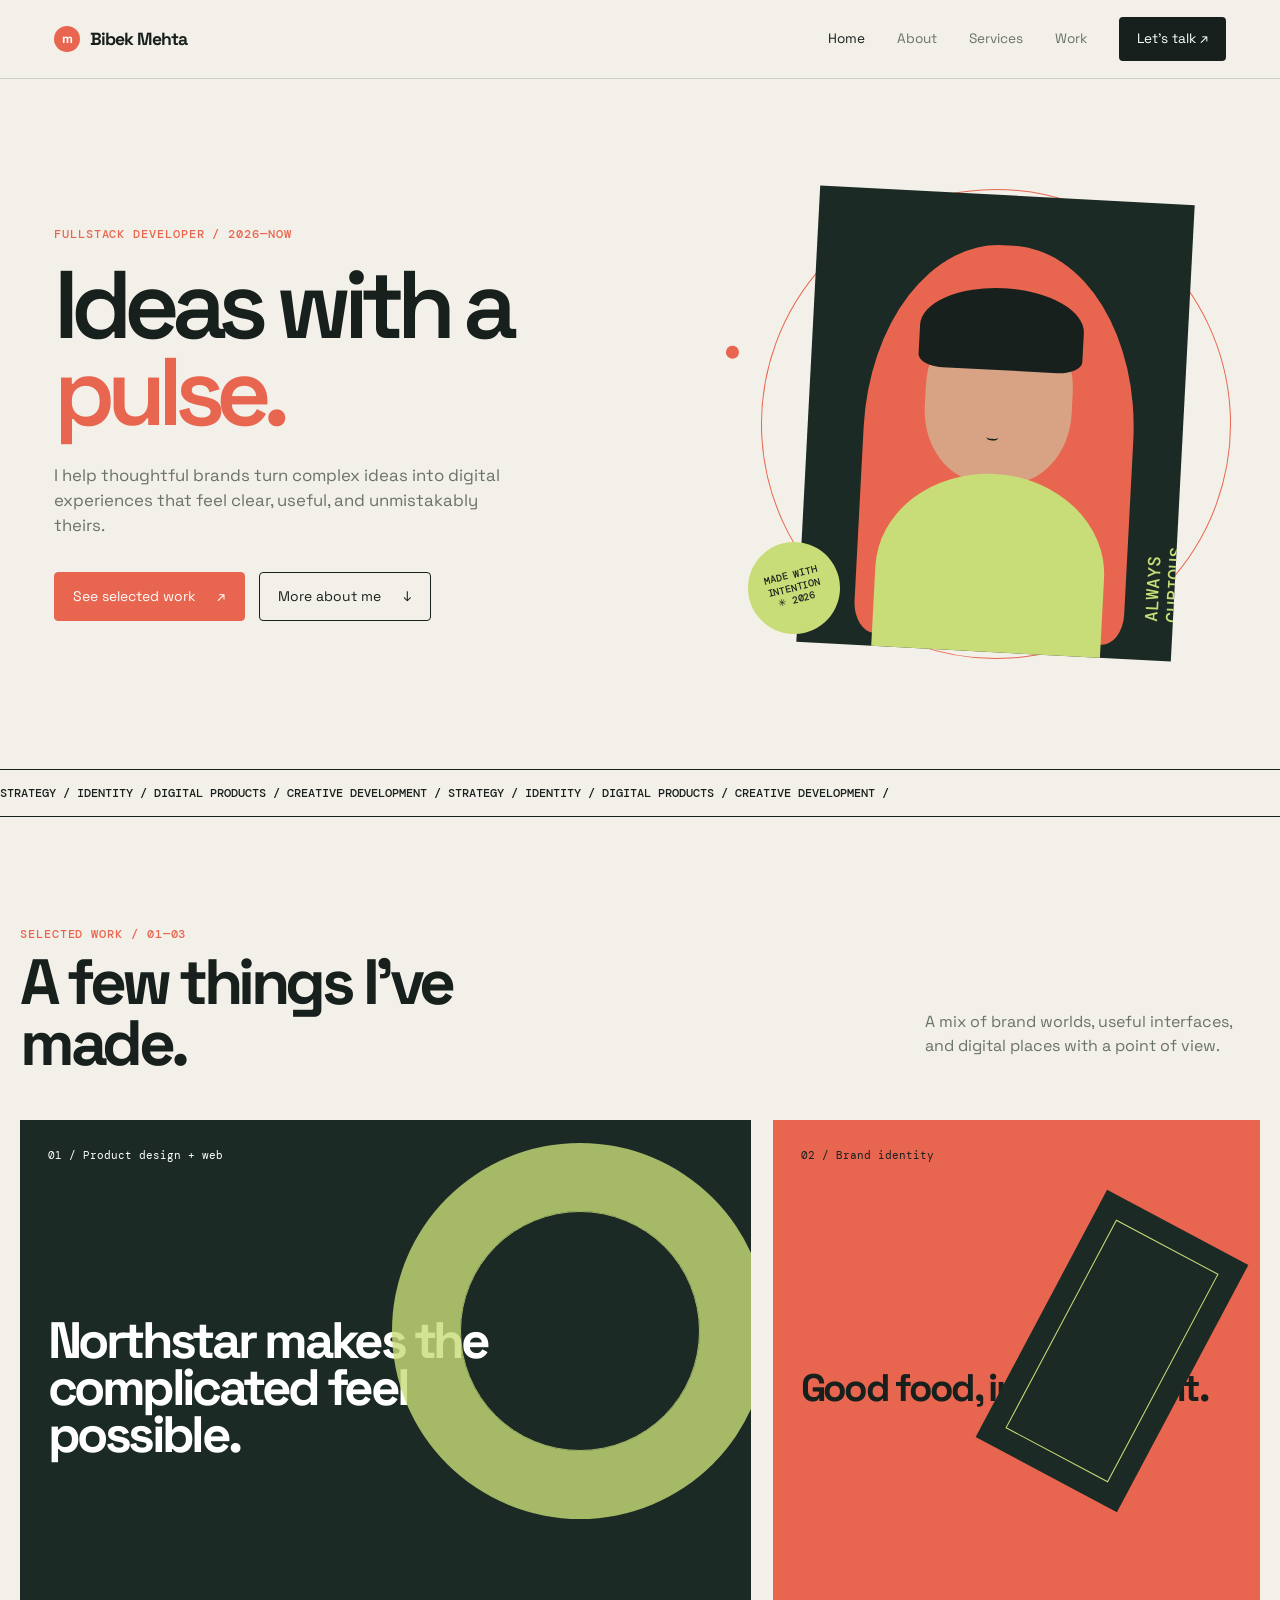
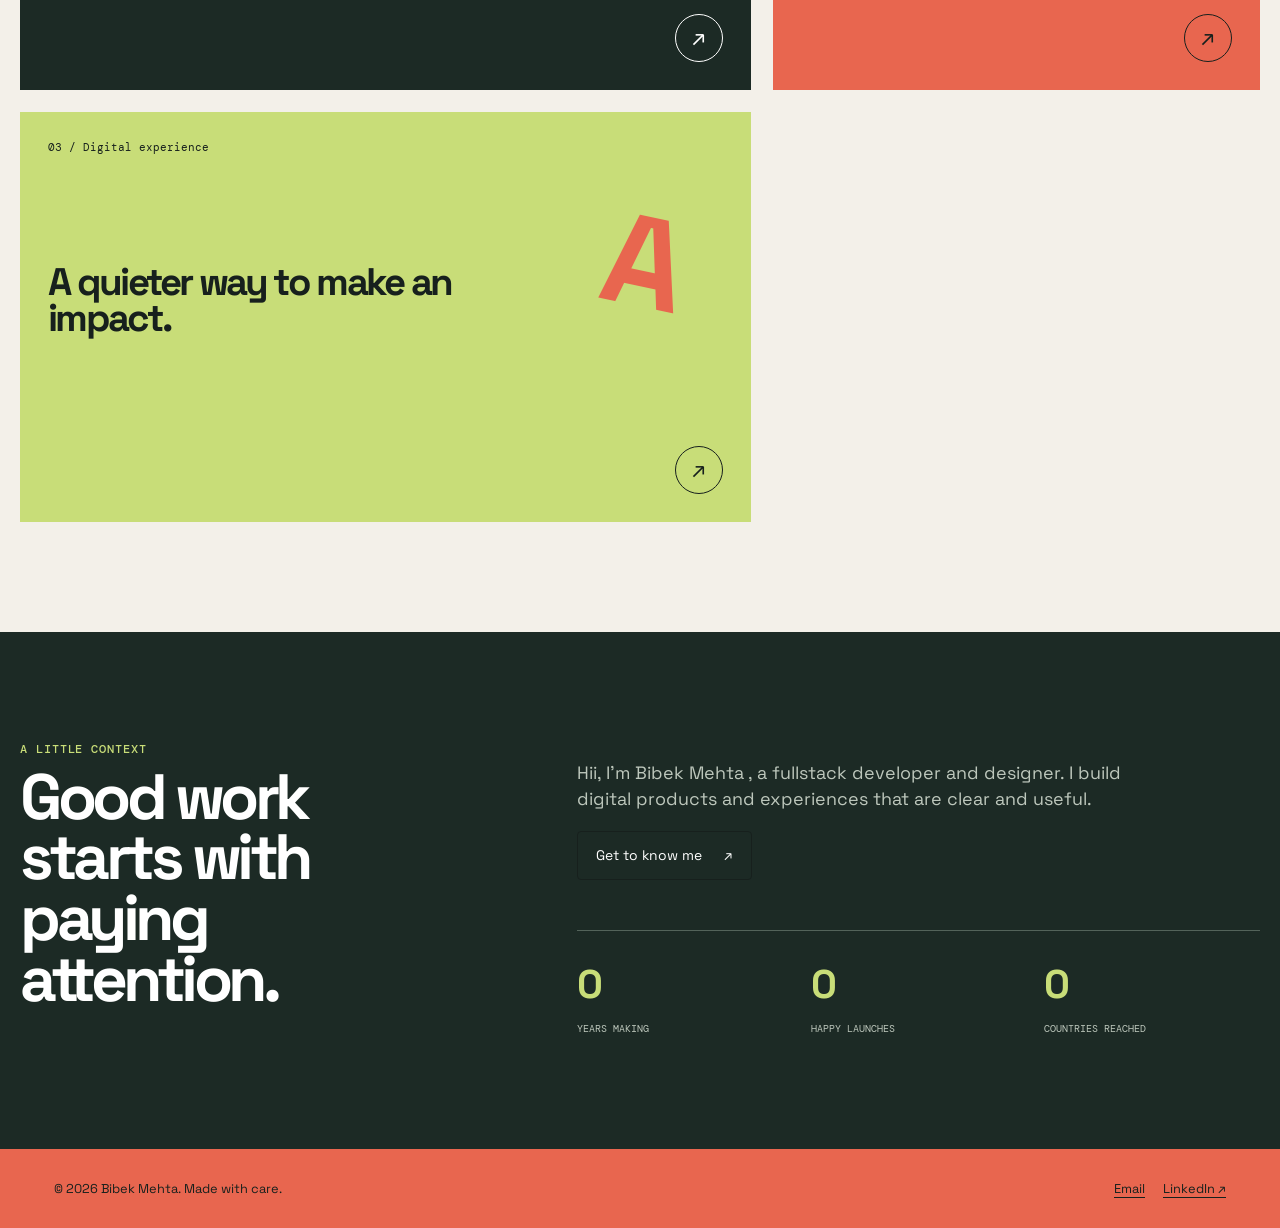
<file: index.html>
<!doctype html>
<html lang="en">
  <head>
    <meta charset="UTF-8" />
    <meta name="viewport" content="width=device-width, initial-scale=1.0" />
    <meta
      name="description"
      content="Bibek Mehta is an independent digital designer and creative developer building clear, characterful digital experiences."
    />
    <title>Bibek Mehta - Designer & Creative Developer</title>
    <link rel="stylesheet" href="styles.css" />
  </head>
  <body>
    <header class="topbar">
      <div class="wrap nav">
        <a class="brand" href="index.html"
          ><span class="brand-mark">m</span> Bibek Mehta</a
        >
        <button
          class="menu-button"
          aria-label="Toggle navigation"
          aria-expanded="false"
        >
          +
        </button>
        <nav class="nav-links" aria-label="Main navigation">
          <a class="active" href="index.html">Home</a
          ><a href="about.html">About</a><a href="service.html">Services</a
          ><a href="position.html">Work</a
          ><a class="nav-cta" href="contact.html">Let's talk ↗</a>
        </nav>
      </div>
    </header>
    <main>
      <section class="wrap hero">
        <div>
          <div class="eyebrow">fullstack developer / 2026—now</div>
          <h1>Ideas with a <em>pulse.</em></h1>
          <p class="hero-copy">
            I help thoughtful brands turn complex ideas into digital experiences
            that feel clear, useful, and unmistakably theirs.
          </p>
          <div class="hero-actions">
            <a class="button primary" href="position.html"
              >See selected work <span>↗</span></a
            ><a class="button ghost" href="about.html"
              >More about me <span>↓</span></a
            >
          </div>
        </div>
        <div class="hero-art" aria-label="Abstract portrait illustration">
          <div class="orbit"></div>
          <div class="portrait-frame">
            <div class="portrait-face"></div>
            <div class="portrait-body"></div>
          </div>
          <div class="stamp">MADE WITH<br />INTENTION<br />✳ 2026</div>
        </div>
      </section>
      <div class="marquee">
        <span
          >Strategy / Identity / Digital products / Creative development /
          Strategy / Identity / Digital products / Creative development /
        </span>
      </div>
      <section class="wrap section">
        <div class="section-head">
          <div>
            <div class="eyebrow">Selected work / 01—03</div>
            <h2>A few things I’ve made.</h2>
          </div>
          <p class="section-intro">
            A mix of brand worlds, useful interfaces, and digital places with a
            point of view.
          </p>
        </div>
        <div class="work-grid">
          <a class="project" href="position.html"
            ><span class="project-tag">01 / Product design + web</span>
            <div class="project-graphic graphic-lines"></div>
            <h3>Northstar makes the complicated feel possible.</h3>
            <span class="project-link">↗</span></a
          >
          <a class="project" href="position.html"
            ><span class="project-tag">02 / Brand identity</span>
            <div class="project-graphic graphic-slab"></div>
            <h3>Good food, in a new light.</h3>
            <span class="project-link">↗</span></a
          >
          <a class="project" href="position.html"
            ><span class="project-tag">03 / Digital experience</span>
            <div class="project-graphic graphic-type">A</div>
            <h3>A quieter way to make an impact.</h3>
            <span class="project-link">↗</span></a
          >
        </div>
      </section>
      <section class="about-band">
        <div class="wrap section about-layout">
          <div>
            <div class="eyebrow">A little context</div>
            <h2>Good work starts with paying attention.</h2>
          </div>
          <div>
            <p>
              Hii, I'm Bibek Mehta , a fullstack developer and designer. I build
              digital products and experiences that are clear and useful.
            </p>
            <a class="button" href="about.html"
              >Get to know me <span>↗</span></a
            >
            <div class="metrics">
              <div class="metric">
                <strong>0</strong><span>years making</span>
              </div>
              <div class="metric">
                <strong>0</strong><span>happy launches</span>
              </div>
              <div class="metric">
                <strong>0</strong><span>countries reached</span>
              </div>
            </div>
          </div>
        </div>
      </section>
    </main>
    <footer class="footer">
      <div class="wrap footer-inner">
        <span>© 2026 Bibek Mehta. Made with care.</span>
        <div class="socials">
          <a href="mailto:bibekmehtaaa@gmail.com">Email</a
          ><a href="https://www.linkedin.com/in/bibekmehta" target="_blank" rel="noreferrer"
            >LinkedIn ↗</a
          >
        </div>
      </div>
    </footer>
    <script src="script.js"></script>
  </body>
</html>
</file>
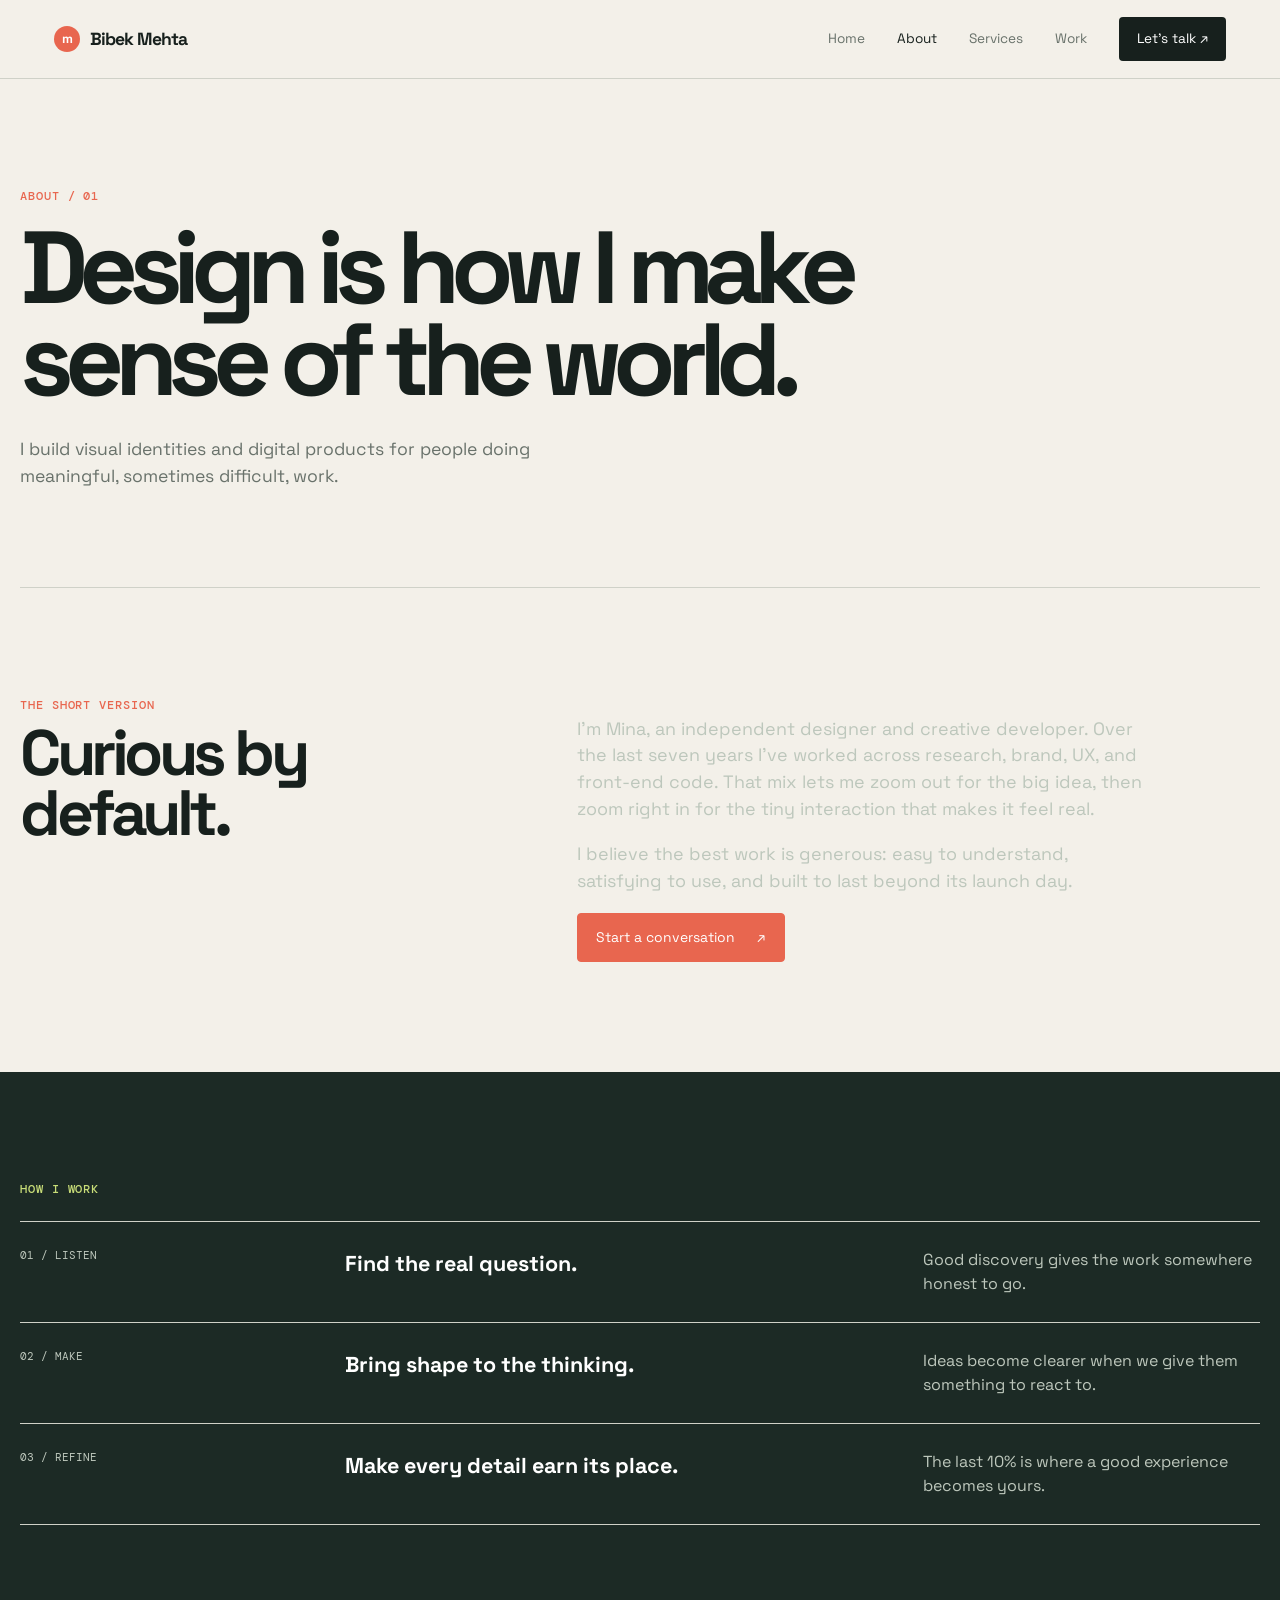
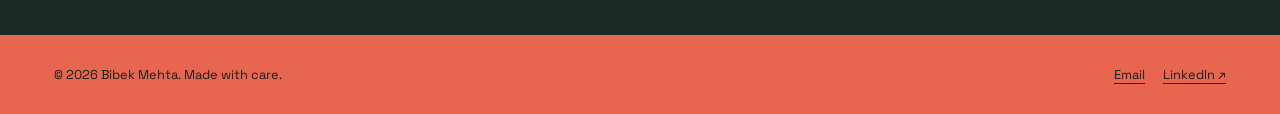
<file: about.html>
<!doctype html>
<html lang="en">
  <head>
    <meta charset="UTF-8" />
    <meta name="viewport" content="width=device-width, initial-scale=1.0" />
    <meta
      name="description"
      content="Learn about Mina Rowe, an independent digital designer and creative developer."
    />
    <title>About - B</title>
    <link rel="stylesheet" href="styles.css" />
  </head>
  <body>
    <header class="topbar">
      <div class="wrap nav">
        <a class="brand" href="index.html"
          ><span class="brand-mark">m</span> Bibek Mehta</a
        ><button
          class="menu-button"
          aria-label="Toggle navigation"
          aria-expanded="false"
        >
          +
        </button>
        <nav class="nav-links" aria-label="Main navigation">
          <a href="index.html">Home</a
          ><a class="active" href="about.html">About</a
          ><a href="service.html">Services</a><a href="position.html">Work</a
          ><a class="nav-cta" href="contact.html">Let's talk ↗</a>
        </nav>
      </div>
    </header>
    <main>
      <section class="wrap page-hero">
        <div class="eyebrow">About / 01</div>
        <h1>Design is how I make sense of the world.</h1>
        <p>
          I build visual identities and digital products for people doing
          meaningful, sometimes difficult, work.
        </p>
      </section>
      <section class="wrap section about-layout">
        <div>
          <div class="eyebrow">The short version</div>
          <h2>Curious by default.</h2>
        </div>
        <div>
          <p>
            I’m Mina, an independent designer and creative developer. Over the
            last seven years I’ve worked across research, brand, UX, and
            front-end code. That mix lets me zoom out for the big idea, then
            zoom right in for the tiny interaction that makes it feel real.
          </p>
          <p>
            I believe the best work is generous: easy to understand, satisfying
            to use, and built to last beyond its launch day.
          </p>
          <a class="button primary" href="contact.html"
            >Start a conversation <span>↗</span></a
          >
        </div>
      </section>
      <section class="about-band">
        <div class="wrap section">
          <div class="eyebrow">How I work</div>
          <div class="timeline">
            <div class="timeline-item">
              <span>01 / Listen</span>
              <h3>Find the real question.</h3>
              <p>Good discovery gives the work somewhere honest to go.</p>
            </div>
            <div class="timeline-item">
              <span>02 / Make</span>
              <h3>Bring shape to the thinking.</h3>
              <p>
                Ideas become clearer when we give them something to react to.
              </p>
            </div>
            <div class="timeline-item">
              <span>03 / Refine</span>
              <h3>Make every detail earn its place.</h3>
              <p>The last 10% is where a good experience becomes yours.</p>
            </div>
          </div>
        </div>
      </section>
    </main>
    <footer class="footer">
      <div class="wrap footer-inner">
        <span>© 2026 Bibek Mehta. Made with care.</span>
        <div class="socials">
          <a href="mailto:bibekmehtaaa@gmail.com">Email</a
          ><a href="https://www.linkedin.com/in/bibekmehta" target="_blank" rel="noreferrer"
            >LinkedIn ↗</a
          >
        </div>
      </div>
    </footer>
    <script src="script.js"></script>
  </body>
</html>
</file>
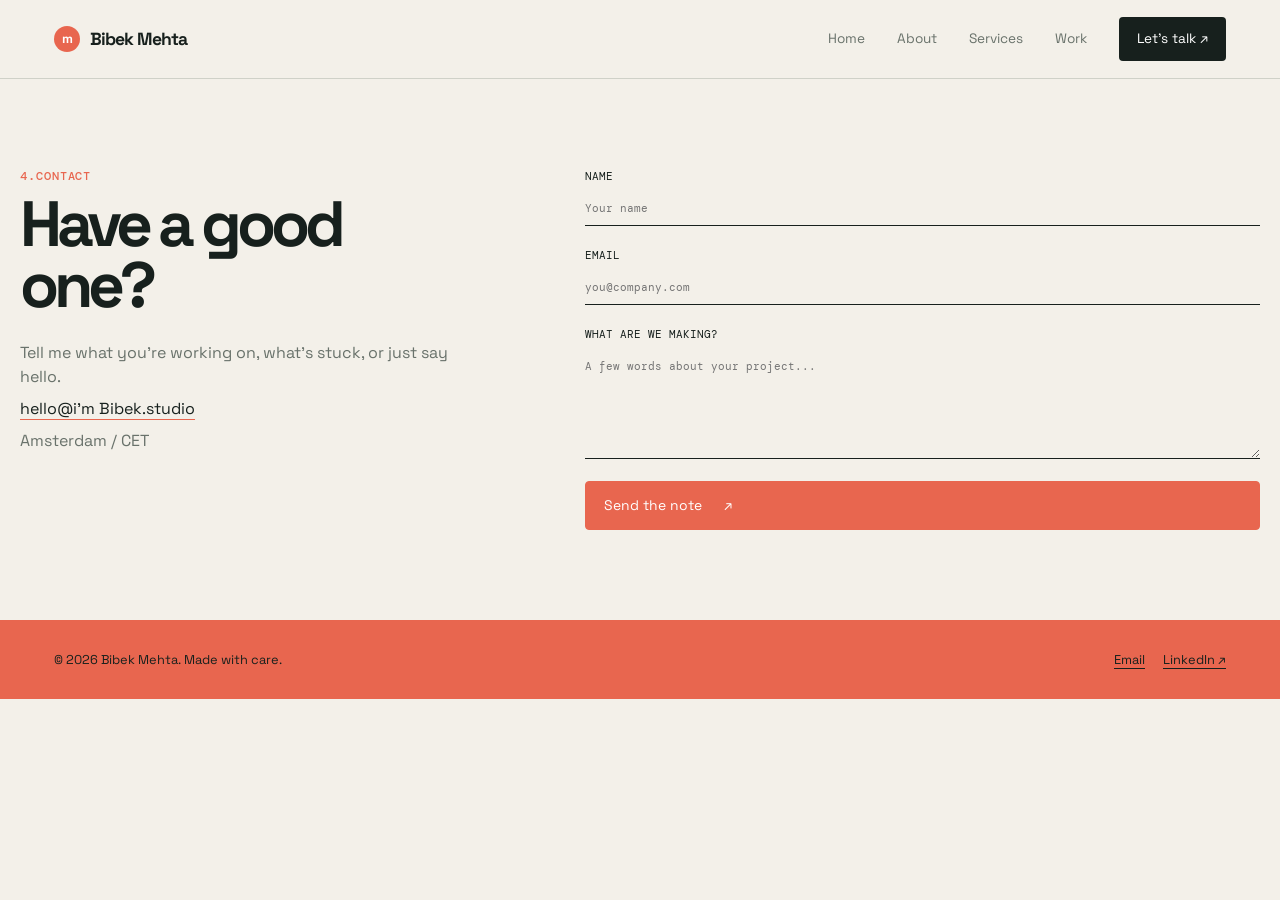
<file: contact.html>
<!doctype html>
<html lang="en">
  <head>
    <meta charset="UTF-8" />
    <meta name="viewport" content="width=device-width, initial-scale=1.0" />
    <meta
      name="description"
      content="Contact Bibek Mehta about a design or development project."
    />
    <title>Contact - Bibek Mehta</title>
    <link rel="stylesheet" href="styles.css" />
  </head>
  <body>
    <header class="topbar">
      <div class="wrap nav">
        <a class="brand" href="index.html"
          ><span class="brand-mark">m</span> Bibek Mehta</a
        ><button
          class="menu-button"
          aria-label="Toggle navigation"
          aria-expanded="false"
        >
          +
        </button>
        <nav class="nav-links" aria-label="Main navigation">
          <a href="index.html">Home</a><a href="about.html">About</a
          ><a href="service.html">Services</a><a href="position.html">Work</a
          ><a class="nav-cta active" href="contact.html">Let's talk ↗</a>
        </nav>
      </div>
    </header>
    <main class="wrap contact-grid">
      <section>
        <div class="eyebrow hover">4.contact</div>
        <h2>Have a good one?</h2>
        <p class="contact-detail">
          Tell me what you’re working on, what’s stuck, or just say hello.
        </p>
        <p class="contact-detail">
          <a href="mailto:hello@minarowe.studio">hello@i'm Bibek.studio</a>
        </p>
        <p class="contact-detail">Amsterdam / CET</p>
      </section>
      <section class="contact-form">
        <form id="contact-form" class="form">
          <label
            >Name<input
              type="text"
              name="name"
              required
              placeholder="Your name" /></label
          ><label
            >Email<input
              type="email"
              name="email"
              required
              placeholder="you@company.com" /></label
          ><label
            >What are we making?<textarea
              name="message"
              required
              placeholder="A few words about your project..."
            ></textarea></label
          ><button class="button primary" type="submit">
            Send the note <span>↗</span>
          </button>
          <div class="form-status" role="status"></div>
        </form>
      </section>
    </main>
    <footer class="footer">
      <div class="wrap footer-inner">
        <span>© 2026 Bibek Mehta. Made with care.</span>
        <div class="socials">
          <a href="mailto:bibekmehtaaa@gmail.com">Email</a
          ><a href="https://www.linkedin.com/in/bibekmehta" target="_blank" rel="noreferrer"
            >LinkedIn ↗</a
          >
        </div>
      </div>
    </footer>
    <script src="script.js"></script>
  </body>
</html>
</file>
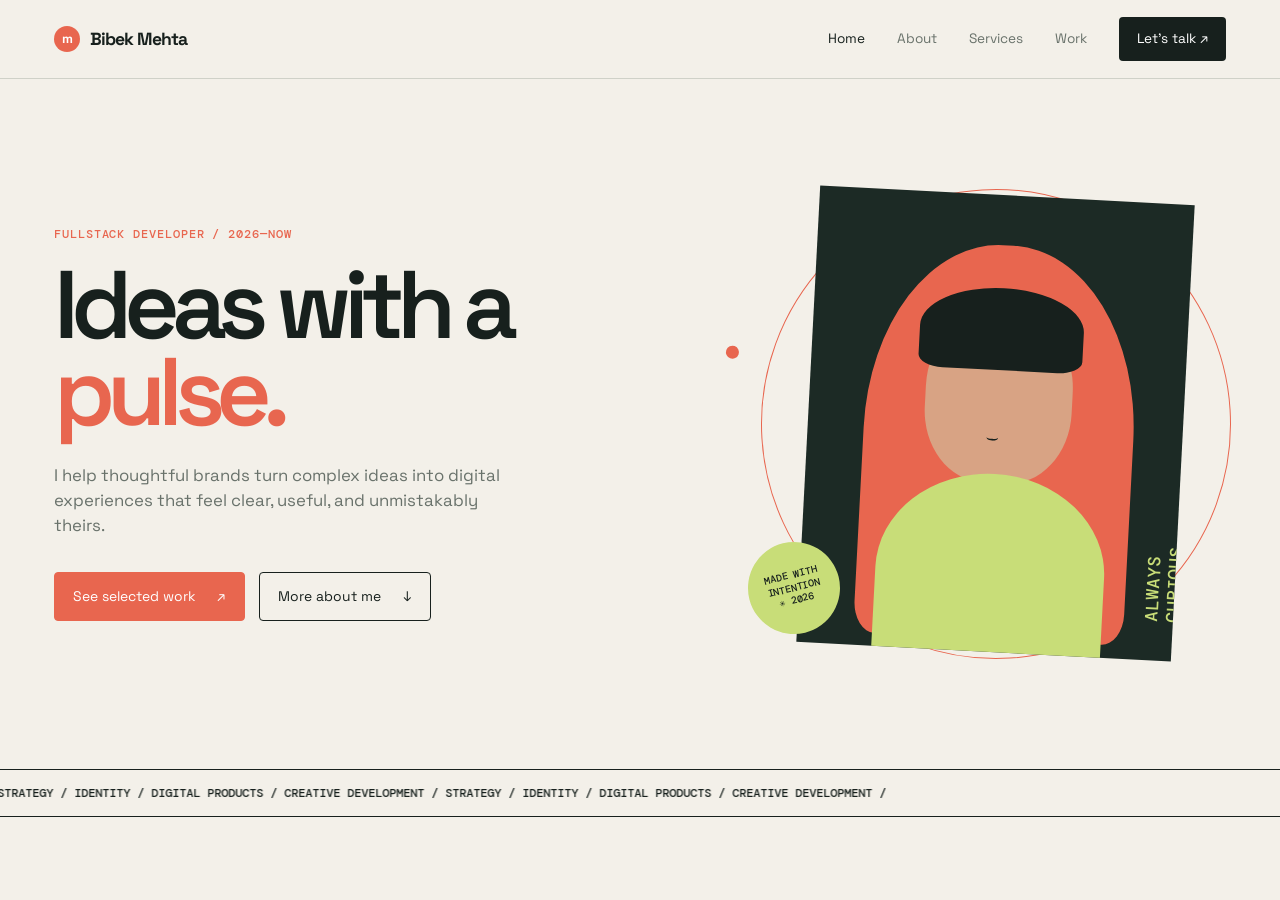
<file: home.html>
<!doctype html>
<html lang="en">
  <head>
    <meta charset="UTF-8" />
    <meta name="viewport" content="width=device-width, initial-scale=1.0" />
    <meta http-equiv="refresh" content="0; url=index.html" />
    <title>Mina Rowe - Home</title>
    <link rel="canonical" href="index.html" />
  </head>
  <body>
    <p>Taking you home. <a href="index.html">Continue</a>.</p>
  </body>
</html>
</file>
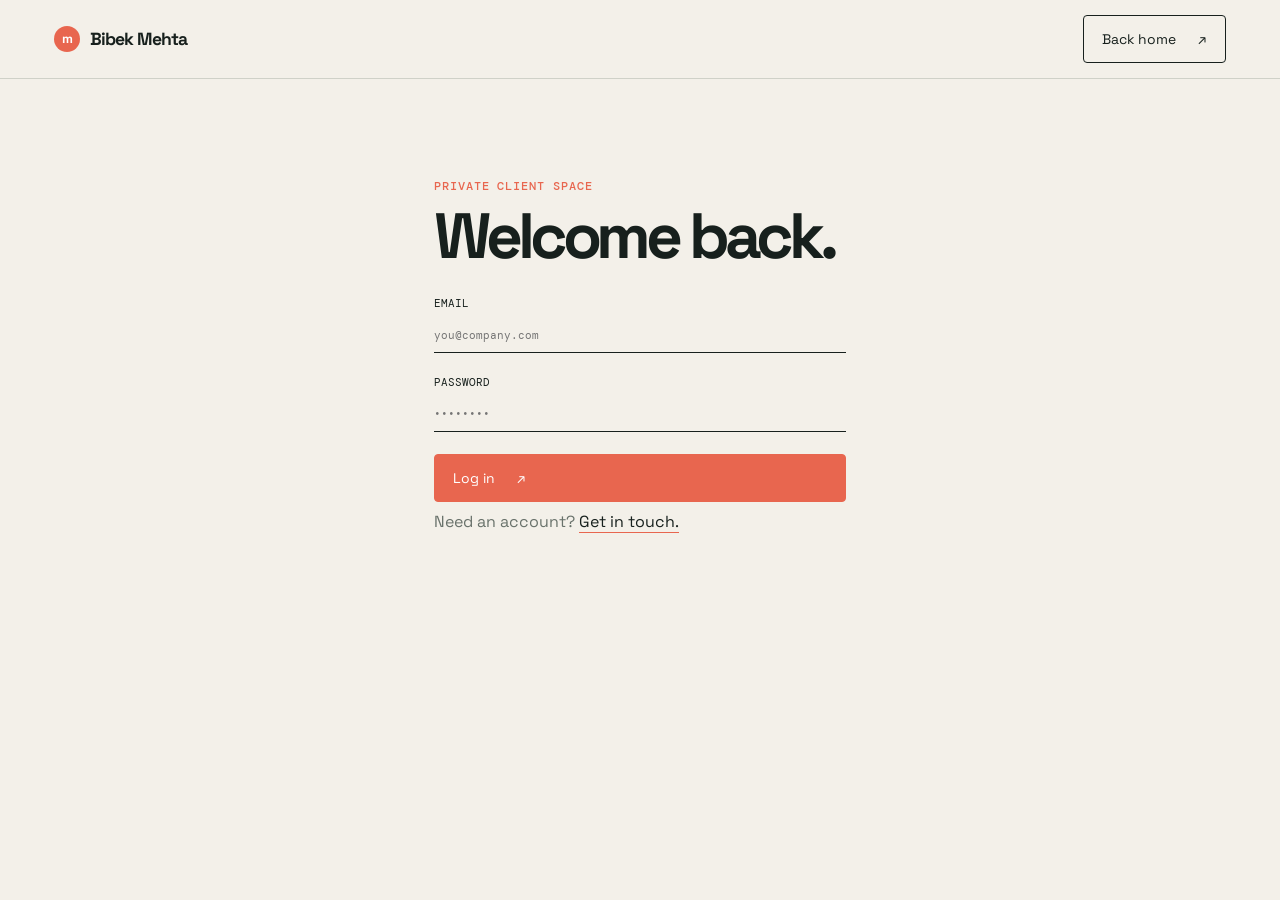
<file: login.html>
<!doctype html>
<html lang="en">
  <head>
    <meta charset="UTF-8" />
    <meta name="viewport" content="width=device-width, initial-scale=1.0" />
    <title>Client login - Bibek Mehta</title>
    <link rel="stylesheet" href="styles.css" />
  </head>
  <body>
    <header class="topbar">
      <div class="wrap nav">
        <a class="brand" href="index.html"
          ><span class="brand-mark">m</span> Bibek Mehta</a
        ><a class="button ghost" href="index.html">Back home <span>↗</span></a>
      </div>
    </header>
    <main class="wrap login-wrap">
      <div class="eyebrow">Private client space</div>
      <h1>Welcome back.</h1>
      <form class="form">
        <label
          >Email<input
            type="email"
            required
            placeholder="you@company.com" /></label
        ><label
          >Password<input
            type="password"
            required
            placeholder="••••••••" /></label
        ><button class="button primary" type="submit">
          Log in <span>↗</span>
        </button>
      </form>
      <p class="contact-detail">
        Need an account? <a href="contact.html">Get in touch.</a>
      </p>
    </main>
    <script src="script.js"></script>
  </body>
</html>
</file>
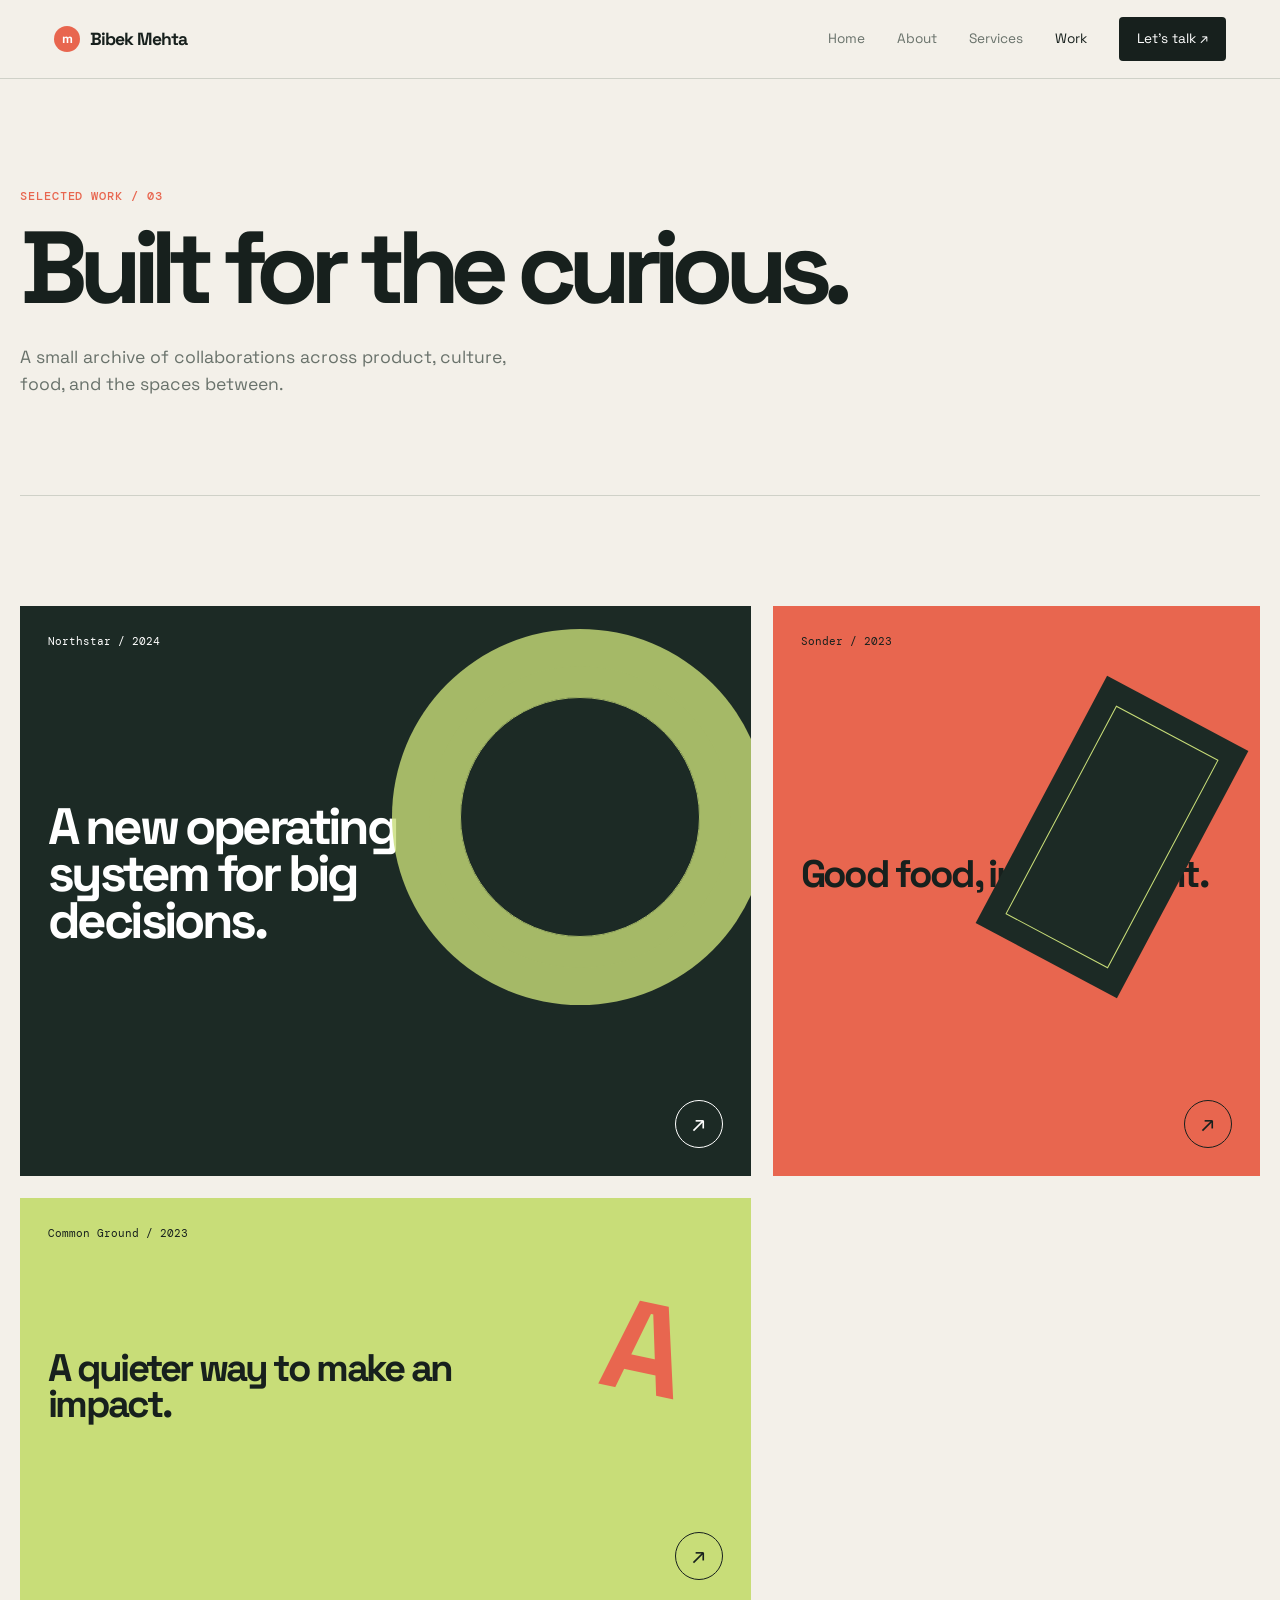
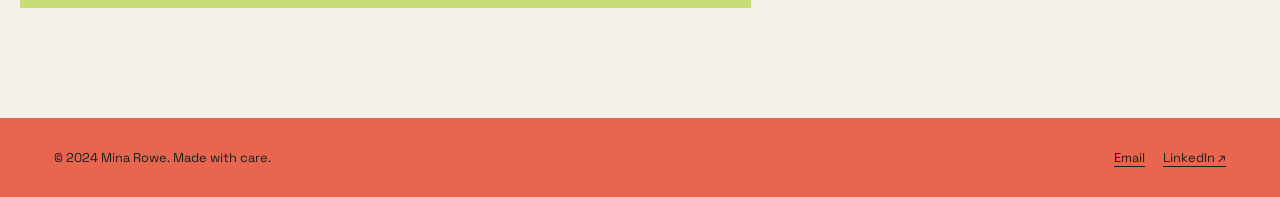
<file: position.html>
<!doctype html>
<html lang="en">
  <head>
    <meta charset="UTF-8" />
    <meta name="viewport" content="width=device-width, initial-scale=1.0" />
    <meta
      name="description"
      content="Selected work by Mina Rowe across product, brand, and digital experience design."
    />
    <title>Selected Work - Bibek Mehta</title>
    <link rel="stylesheet" href="styles.css" />
  </head>
  <body>
    <header class="topbar">
      <div class="wrap nav">
        <a class="brand" href="index.html"
          ><span class="brand-mark">m</span> Bibek Mehta</a
        ><button
          class="menu-button"
          aria-label="Toggle navigation"
          aria-expanded="false"
        >
          +
        </button>
        <nav class="nav-links" aria-label="Main navigation">
          <a href="index.html">Home</a><a href="about.html">About</a
          ><a href="service.html">Services</a
          ><a class="active" href="position.html">Work</a
          ><a class="nav-cta" href="contact.html">Let's talk ↗</a>
        </nav>
      </div>
    </header>
    <main>
      <section class="wrap page-hero">
        <div class="eyebrow">Selected work / 03</div>
        <h1>Built for the curious.</h1>
        <p>
          A small archive of collaborations across product, culture, food, and
          the spaces between.
        </p>
      </section>
      <section class="wrap section">
        <div class="work-grid">
          <article class="project">
            <span class="project-tag">Northstar / 2024</span>
            <div class="project-graphic graphic-lines"></div>
            <h3>A new operating system for big decisions.</h3>
            <span class="project-link">↗</span>
          </article>
          <article class="project">
            <span class="project-tag">Sonder / 2023</span>
            <div class="project-graphic graphic-slab"></div>
            <h3>Good food, in a new light.</h3>
            <span class="project-link">↗</span>
          </article>
          <article class="project">
            <span class="project-tag">Common Ground / 2023</span>
            <div class="project-graphic graphic-type">A</div>
            <h3>A quieter way to make an impact.</h3>
            <span class="project-link">↗</span>
          </article>
        </div>
      </section>
    </main>
    <footer class="footer">
      <div class="wrap footer-inner">
        <span>© 2024 Mina Rowe. Made with care.</span>
        <div class="socials">
          <a href="mailto:hello@minarowe.studio">Email</a
          ><a href="https://www.linkedin.com" target="_blank" rel="noreferrer"
            >LinkedIn ↗</a
          >
        </div>
      </div>
    </footer>
    <script src="script.js"></script>
  </body>
</html>
</file>
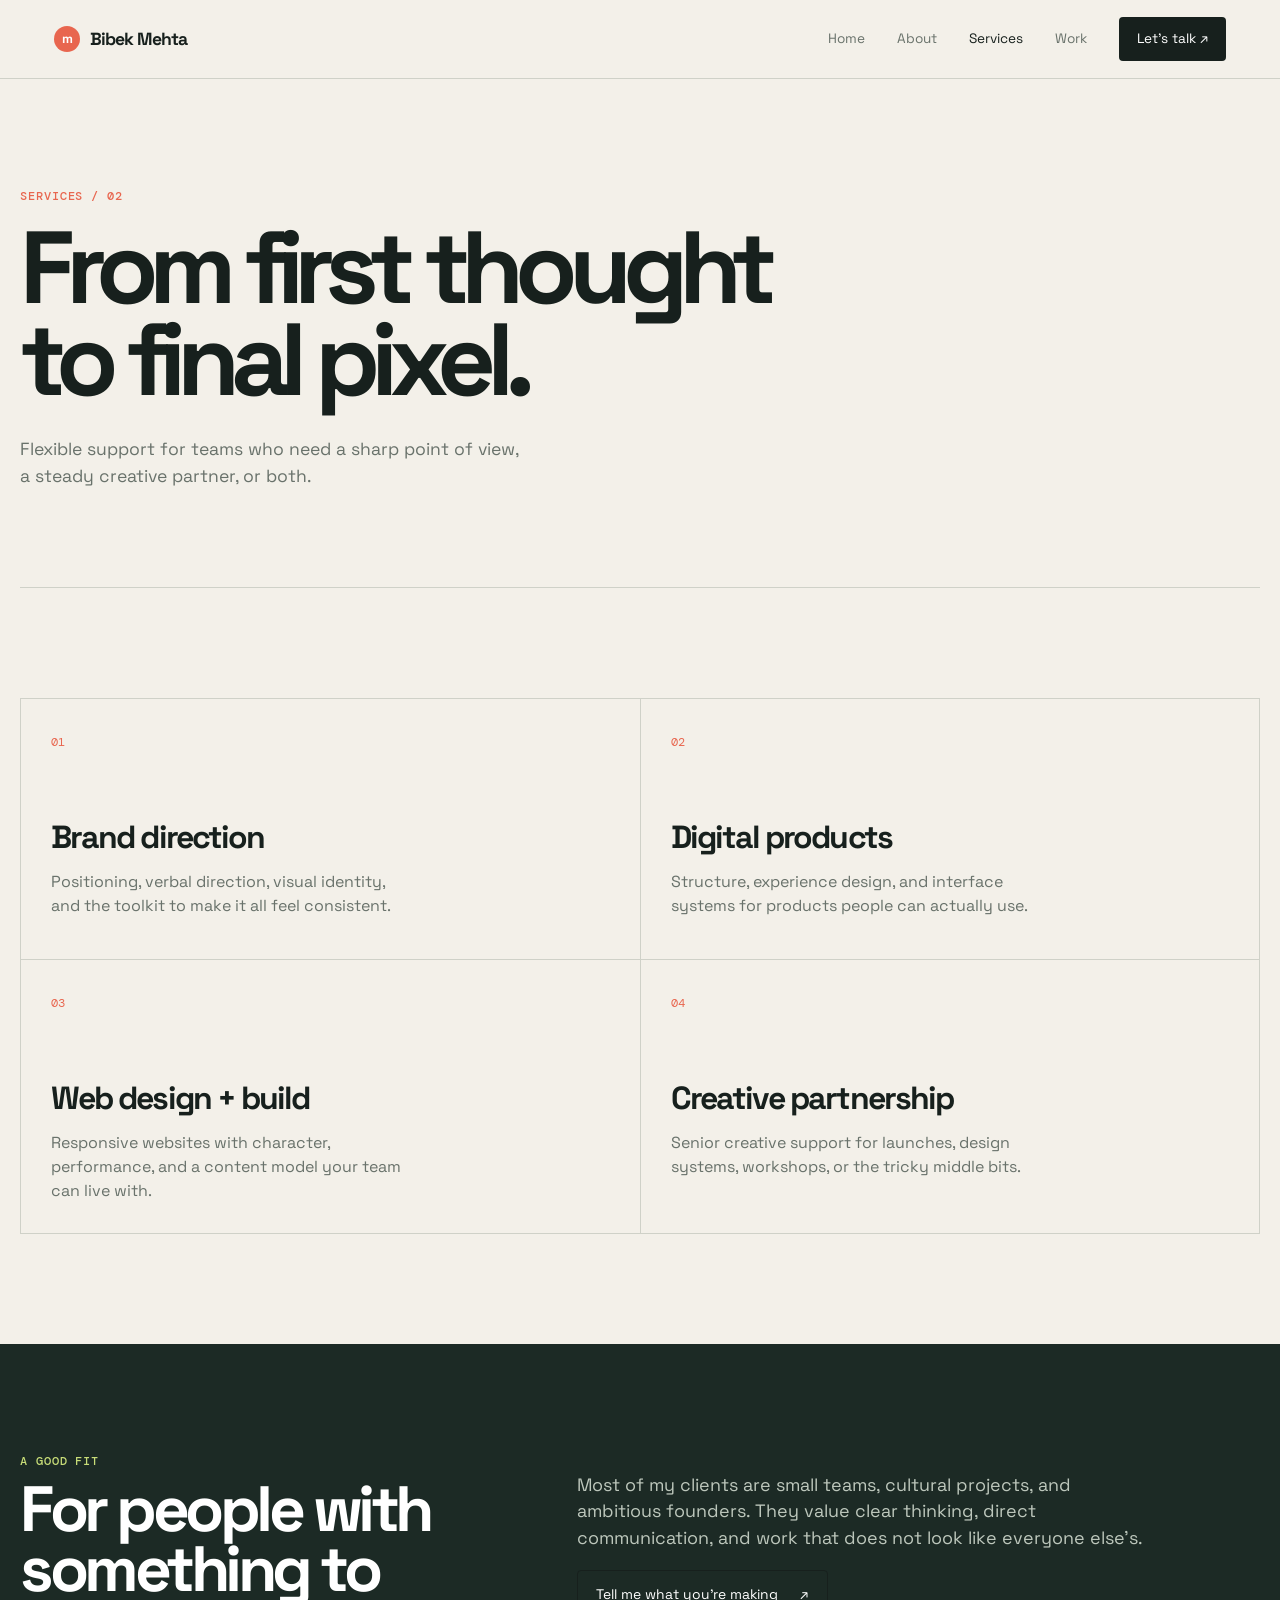
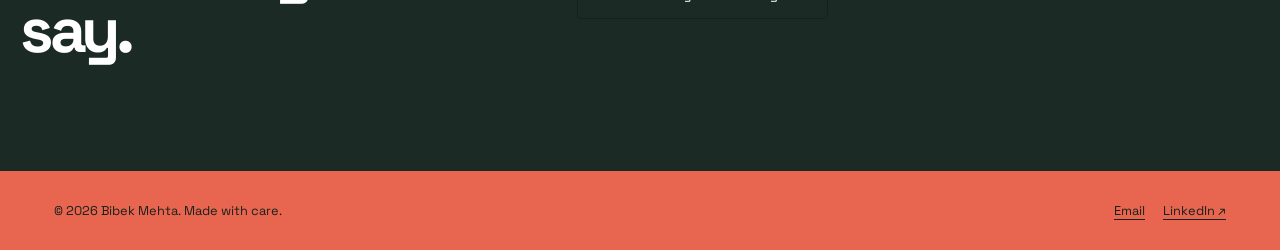
<file: service.html>
<!doctype html>
<html lang="en">
  <head>
    <meta charset="UTF-8" />
    <meta name="viewport" content="width=device-width, initial-scale=1.0" />
    <meta
      name="description"
      content="Design, brand, and creative development services from Mina Rowe."
    />
    <title>Services - Bibek Mehta</title>
    <link rel="stylesheet" href="styles.css" />
  </head>
  <body>
    <header class="topbar">
      <div class="wrap nav">
        <a class="brand" href="index.html"
          ><span class="brand-mark">m</span> Bibek Mehta</a
        ><button
          class="menu-button"
          aria-label="Toggle navigation"
          aria-expanded="false"
        >
          +
        </button>
        <nav class="nav-links" aria-label="Main navigation">
          <a href="index.html">Home</a><a href="about.html">About</a
          ><a class="active" href="service.html">Services</a
          ><a href="position.html">Work</a
          ><a class="nav-cta" href="contact.html">Let's talk ↗</a>
        </nav>
      </div>
    </header>
    <main>
      <section class="wrap page-hero">
        <div class="eyebrow">Services / 02</div>
        <h1>From first thought to final pixel.</h1>
        <p>
          Flexible support for teams who need a sharp point of view, a steady
          creative partner, or both.
        </p>
      </section>
      <section class="wrap section">
        <div class="services-grid">
          <article class="service-item">
            <span class="service-number">01</span>
            <h3>Brand direction</h3>
            <p>
              Positioning, verbal direction, visual identity, and the toolkit to
              make it all feel consistent.
            </p>
          </article>
          <article class="service-item">
            <span class="service-number">02</span>
            <h3>Digital products</h3>
            <p>
              Structure, experience design, and interface systems for products
              people can actually use.
            </p>
          </article>
          <article class="service-item">
            <span class="service-number">03</span>
            <h3>Web design + build</h3>
            <p>
              Responsive websites with character, performance, and a content
              model your team can live with.
            </p>
          </article>
          <article class="service-item">
            <span class="service-number">04</span>
            <h3>Creative partnership</h3>
            <p>
              Senior creative support for launches, design systems, workshops,
              or the tricky middle bits.
            </p>
          </article>
        </div>
      </section>
      <section class="about-band">
        <div class="wrap section about-layout">
          <div>
            <div class="eyebrow">A good fit</div>
            <h2>For people with something to say.</h2>
          </div>
          <div>
            <p>
              Most of my clients are small teams, cultural projects, and
              ambitious founders. They value clear thinking, direct
              communication, and work that does not look like everyone else's.
            </p>
            <a class="button" href="contact.html"
              >Tell me what you're making <span>↗</span></a
            >
          </div>
        </div>
      </section>
    </main>
    <footer class="footer">
      <div class="wrap footer-inner">
        <span>© 2026 Bibek Mehta. Made with care.</span>
        <div class="socials">
          <a href="mailto:bibekmehtaaa@gmail.com">Email</a
          ><a href="https://www.linkedin.com/in/bibekmehta" target="_blank" rel="noreferrer"
            >LinkedIn ↗</a
          >
        </div>
      </div>
    </footer>
    <script src="script.js"></script>
  </body>
</html>
</file>
<file: styles.css>
@import url("https://fonts.googleapis.com/css2?family=DM+Mono:wght@400;500&family=Space+Grotesk:wght@400;500;600;700&display=swap");

:root {
  --paper: #f3f0e9;
  --ink: #17201d;
  --muted: #69726b;
  --line: #cfd1c8;
  --coral: #e8664f;
  --lime: #c8dd78;
  --dark: #1c2a25;
}

* {
  box-sizing: border-box;
}
html {
  scroll-behavior: smooth;
}
body {
  margin: 0;
  background: var(--paper);
  color: var(--ink);
  font-family: "Space Grotesk", sans-serif;
  line-height: 1.5;
}
a {
  color: inherit;
  text-decoration: none;
}
button,
input,
textarea {
  font: inherit;
}
button {
  cursor: pointer;
}
.wrap {
  max-width: 1240px;
  margin: 0 auto;
  padding: 0 34px;
}
.topbar {
  border-bottom: 1px solid var(--line);
}
.nav {
  height: 78px;
  display: flex;
  align-items: center;
  justify-content: space-between;
  gap: 30px;
}
.brand {
  font-weight: 700;
  font-size: 1.1rem;
  letter-spacing: -0.05em;
  display: inline-flex;
  align-items: center;
  gap: 10px;
}
.brand-mark {
  width: 26px;
  height: 26px;
  display: grid;
  place-items: center;
  background: var(--coral);
  color: white;
  font-size: 0.8rem;
  border-radius: 50%;
}
.nav-links {
  display: flex;
  align-items: center;
  gap: 32px;
  font-size: 0.85rem;
}
.nav-links a {
  color: var(--muted);
  transition: color 0.2s ease;
}
.nav-links a:hover,
.nav-links a.active {
  color: var(--ink);
}
.nav-cta {
  background: var(--ink);
  color: white !important;
  padding: 12px 18px;
  border-radius: 4px;
}
.menu-button {
  display: none;
  border: 0;
  background: transparent;
  color: var(--ink);
  font-size: 1.5rem;
}
.eyebrow {
  color: var(--coral);
  font:
    500 0.72rem "DM Mono",
    monospace;
  text-transform: uppercase;
  letter-spacing: 0.08em;
}
.hero {
  min-height: 690px;
  display: grid;
  grid-template-columns: 1.15fr 0.85fr;
  align-items: center;
  gap: 7vw;
  padding-top: 70px;
  padding-bottom: 70px;
}
.hero h1 {
  max-width: 720px;
  margin: 20px 0 26px;
  font-size: clamp(3.3rem, 7.5vw, 7.8rem);
  line-height: 0.91;
  letter-spacing: -0.085em;
  font-weight: 600;
}
.hero h1 em {
  color: var(--coral);
  font-style: normal;
}
.hero-copy {
  max-width: 460px;
  color: var(--muted);
  font-size: 1.05rem;
}
.hero-actions {
  display: flex;
  flex-wrap: wrap;
  gap: 14px;
  margin-top: 34px;
}
.button {
  border: 1px solid var(--ink);
  padding: 13px 18px;
  border-radius: 4px;
  display: inline-flex;
  align-items: center;
  gap: 22px;
  font-size: 0.87rem;
  transition:
    transform 0.2s ease,
    background 0.2s ease;
}
.button:hover {
  transform: translateY(-3px);
}
.button.primary {
  background: var(--coral);
  border-color: var(--coral);
  color: white;
}
.button.ghost {
  background: transparent;
}
.hero-art {
  position: relative;
  min-height: 430px;
  display: grid;
  place-items: center;
}
.portrait-frame {
  width: min(100%, 375px);
  aspect-ratio: 0.82;
  position: relative;
  background: var(--dark);
  overflow: hidden;
  transform: rotate(3deg);
}
.portrait-frame::before {
  content: "";
  position: absolute;
  width: 72%;
  height: 86%;
  background: var(--coral);
  top: 11%;
  left: 15%;
  border-radius: 48% 48% 8% 8%;
}
.portrait-frame::after {
  content: "ALWAYS\A CURIOUS";
  white-space: pre;
  position: absolute;
  right: -28px;
  bottom: 56px;
  color: var(--lime);
  font:
    500 1.1rem "DM Mono",
    monospace;
  line-height: 1.2;
  transform: rotate(-90deg);
}
.portrait-face {
  position: absolute;
  z-index: 1;
  left: 31%;
  top: 25%;
  width: 39%;
  height: 38%;
  background: #d8a384;
  border-radius: 46% 46% 42% 42%;
}
.portrait-face::before {
  content: "";
  position: absolute;
  background: var(--ink);
  width: 112%;
  height: 47%;
  left: -6%;
  top: -12%;
  border-radius: 60% 60% 18% 18%;
}
.portrait-face::after {
  content: "";
  position: absolute;
  width: 12px;
  height: 5px;
  border-bottom: 2px solid var(--ink);
  border-radius: 50%;
  left: 43%;
  bottom: 24%;
}
.portrait-body {
  position: absolute;
  z-index: 1;
  left: 20%;
  bottom: -4%;
  width: 61%;
  height: 43%;
  background: var(--lime);
  border-radius: 50% 50% 0 0;
}
.orbit {
  position: absolute;
  width: 470px;
  height: 470px;
  border: 1px solid var(--coral);
  border-radius: 50%;
  transform: rotate(-25deg);
}
.orbit::after {
  content: "";
  width: 13px;
  height: 13px;
  background: var(--coral);
  position: absolute;
  border-radius: 50%;
  top: 11%;
  left: 4%;
}
.stamp {
  position: absolute;
  bottom: 4%;
  left: -4%;
  background: var(--lime);
  width: 92px;
  height: 92px;
  border-radius: 50%;
  display: grid;
  place-items: center;
  text-align: center;
  font:
    500 0.62rem "DM Mono",
    monospace;
  line-height: 1.25;
  transform: rotate(-14deg);
}
.marquee {
  border-top: 1px solid var(--ink);
  border-bottom: 1px solid var(--ink);
  padding: 15px 0;
  overflow: hidden;
  white-space: nowrap;
  font:
    500 0.75rem "DM Mono",
    monospace;
  text-transform: uppercase;
}
.marquee span {
  display: inline-block;
  animation: slide 20s linear infinite;
}
@keyframes slide {
  to {
    transform: translateX(-50%);
  }
}
.section {
  padding: 110px 0;
}
.section-head {
  display: flex;
  justify-content: space-between;
  align-items: end;
  gap: 30px;
  margin-bottom: 46px;
}
.section h2 {
  margin: 10px 0 0;
  font-size: clamp(2.3rem, 5vw, 4.6rem);
  line-height: 0.95;
  letter-spacing: -0.07em;
  max-width: 600px;
}
.section-intro {
  max-width: 335px;
  color: var(--muted);
}
.work-grid {
  display: grid;
  grid-template-columns: 1.2fr 0.8fr;
  gap: 22px;
}
.project {
  min-height: 410px;
  position: relative;
  padding: 28px;
  overflow: hidden;
  display: flex;
  flex-direction: column;
  justify-content: space-between;
}
.project:first-child {
  background: var(--dark);
  color: white;
  min-height: 570px;
}
.project:nth-child(2) {
  background: var(--coral);
}
.project:nth-child(3) {
  background: var(--lime);
}
.project-tag {
  font:
    0.67rem "DM Mono",
    monospace;
}
.project h3 {
  max-width: 450px;
  font-size: clamp(2.1rem, 4vw, 4.5rem);
  line-height: 0.92;
  letter-spacing: -0.07em;
  margin: 0;
}
.project:nth-child(2) h3,
.project:nth-child(3) h3 {
  font-size: clamp(2rem, 3vw, 3.3rem);
}
.project-link {
  align-self: end;
  border: 1px solid currentColor;
  border-radius: 50%;
  width: 48px;
  height: 48px;
  display: grid;
  place-items: center;
  font-size: 1.4rem;
}
.project-graphic {
  position: absolute;
  pointer-events: none;
}
.graphic-lines {
  width: 240px;
  height: 240px;
  right: 7%;
  top: 16%;
  border: 1px solid var(--lime);
  border-radius: 50%;
  box-shadow:
    0 0 0 30px transparent,
    0 0 0 31px var(--lime),
    0 0 0 67px transparent,
    0 0 0 68px var(--lime);
  opacity: 0.8;
}
.graphic-slab {
  width: 160px;
  height: 280px;
  right: 14%;
  top: 16%;
  background: var(--dark);
  transform: rotate(28deg);
}
.graphic-slab::after {
  content: "";
  position: absolute;
  inset: 22px;
  border: 1px solid var(--lime);
}
.graphic-type {
  right: 9%;
  top: 21%;
  color: var(--coral);
  font-size: 8rem;
  font-weight: 700;
  line-height: 1;
  transform: rotate(12deg);
}
.about-band {
  background: var(--dark);
  color: white;
}
.about-band .eyebrow {
  color: var(--lime);
}
.about-layout {
  display: grid;
  grid-template-columns: 0.8fr 1.2fr;
  gap: 8vw;
  align-items: start;
}
.about-layout h2 {
  max-width: 450px;
}
.about-layout p {
  color: #bdc7bc;
  font-size: 1.12rem;
  max-width: 570px;
}
.metrics {
  display: grid;
  grid-template-columns: repeat(3, 1fr);
  border-top: 1px solid #53635a;
  margin-top: 50px;
  padding-top: 24px;
  gap: 18px;
}
.metric strong {
  display: block;
  color: var(--lime);
  font-size: 2.5rem;
  letter-spacing: -0.07em;
}
.metric span {
  color: #bdc7bc;
  font:
    0.65rem "DM Mono",
    monospace;
  text-transform: uppercase;
}
.footer {
  background: var(--coral);
  padding: 30px 0;
}
.footer-inner {
  display: flex;
  align-items: center;
  justify-content: space-between;
  gap: 20px;
  font-size: 0.8rem;
}
.socials {
  display: flex;
  gap: 18px;
}
.socials a {
  text-decoration: underline;
  text-underline-offset: 4px;
}
.page-hero {
  padding: 110px 0 80px;
  border-bottom: 1px solid var(--line);
}
.page-hero h1 {
  max-width: 850px;
  font-size: clamp(3rem, 8vw, 8rem);
  letter-spacing: -0.09em;
  line-height: 0.9;
  margin: 18px 0 30px;
}
.page-hero p {
  max-width: 510px;
  color: var(--muted);
  font-size: 1.1rem;
}
.services-grid {
  display: grid;
  grid-template-columns: repeat(2, 1fr);
  gap: 1px;
  background: var(--line);
  border: 1px solid var(--line);
}
.service-item {
  background: var(--paper);
  padding: 30px;
  min-height: 260px;
}
.service-number {
  color: var(--coral);
  font:
    0.72rem "DM Mono",
    monospace;
}
.service-item h3 {
  font-size: 2rem;
  letter-spacing: -0.06em;
  margin: 60px 0 9px;
}
.service-item p {
  color: var(--muted);
  margin: 0;
  max-width: 360px;
}
.contact-grid {
  display: grid;
  grid-template-columns: 0.8fr 1.2fr;
  gap: 9vw;
  padding: 90px 0;
}
.contact-grid h2 {
  font-size: clamp(2.5rem, 5vw, 5rem);
  line-height: 0.95;
  letter-spacing: -0.08em;
  margin: 10px 0 25px;
}
.contact-detail {
  color: var(--muted);
  margin: 8px 0;
}
.contact-detail a {
  color: var(--ink);
  border-bottom: 1px solid var(--coral);
}
.form {
  display: grid;
  gap: 22px;
}
.form label {
  display: grid;
  gap: 8px;
  font:
    0.68rem "DM Mono",
    monospace;
  text-transform: uppercase;
}
.form input,
.form textarea {
  background: transparent;
  border: 0;
  border-bottom: 1px solid var(--ink);
  padding: 10px 0;
  color: var(--ink);
  outline: none;
  resize: vertical;
}
.form input:focus,
.form textarea:focus {
  border-color: var(--coral);
}
.form textarea {
  min-height: 110px;
}
.form-status {
  display: none;
  color: var(--dark);
  background: var(--lime);
  padding: 13px;
  font-size: 0.85rem;
}
.form-status.visible {
  display: block;
}
.timeline {
  border-top: 1px solid var(--line);
  margin-top: 24px;
}
.timeline-item {
  display: grid;
  grid-template-columns: 0.7fr 1.3fr 0.8fr;
  gap: 30px;
  padding: 26px 0;
  border-bottom: 1px solid var(--line);
}
.timeline-item h3 {
  margin: 0;
  font-size: 1.35rem;
}
.timeline-item p,
.timeline-item span {
  color: var(--muted);
  margin: 0;
}
.timeline-item span {
  font:
    0.68rem "DM Mono",
    monospace;
  text-transform: uppercase;
}
.about-band .timeline-item p,
.about-band .timeline-item span {
  color: #bdc7bc;
}
.login-wrap {
  max-width: 480px;
  margin: 100px auto 150px;
}
.login-wrap h1 {
  font-size: 4rem;
  line-height: 0.9;
  letter-spacing: -0.08em;
  margin: 14px 0 30px;
}

@media (max-width: 760px) {
  .wrap {
    padding: 0 20px;
  }
  .nav {
    height: 68px;
  }
  .menu-button {
    display: block;
  }
  .nav-links {
    display: none;
    position: absolute;
    z-index: 5;
    top: 68px;
    left: 0;
    right: 0;
    padding: 22px 20px;
    background: var(--paper);
    border-bottom: 1px solid var(--line);
    flex-direction: column;
    align-items: stretch;
    gap: 20px;
  }
  .nav-links.open {
    display: flex;
  }
  .nav-cta {
    text-align: center;
  }
  .hero {
    grid-template-columns: 1fr;
    padding-top: 70px;
    min-height: auto;
  }
  .hero h1 {
    font-size: clamp(3.2rem, 17vw, 6rem);
  }
  .hero-art {
    min-height: 370px;
  }
  .orbit {
    width: 350px;
    height: 350px;
  }
  .section {
    padding: 75px 0;
  }
  .section-head,
  .about-layout,
  .contact-grid {
    display: block;
  }
  .section-intro {
    margin-top: 24px;
  }
  .work-grid {
    grid-template-columns: 1fr;
  }
  .project:first-child {
    min-height: 460px;
  }
  .about-layout p {
    margin-top: 30px;
  }
  .services-grid {
    grid-template-columns: 1fr;
  }
  .contact-grid {
    padding: 65px 20px;
  }
  .contact-form {
    margin-top: 55px;
  }
  .timeline-item {
    grid-template-columns: 1fr;
    gap: 7px;
  }
  .footer-inner {
    align-items: flex-start;
    flex-direction: column;
  }
}
</file>
